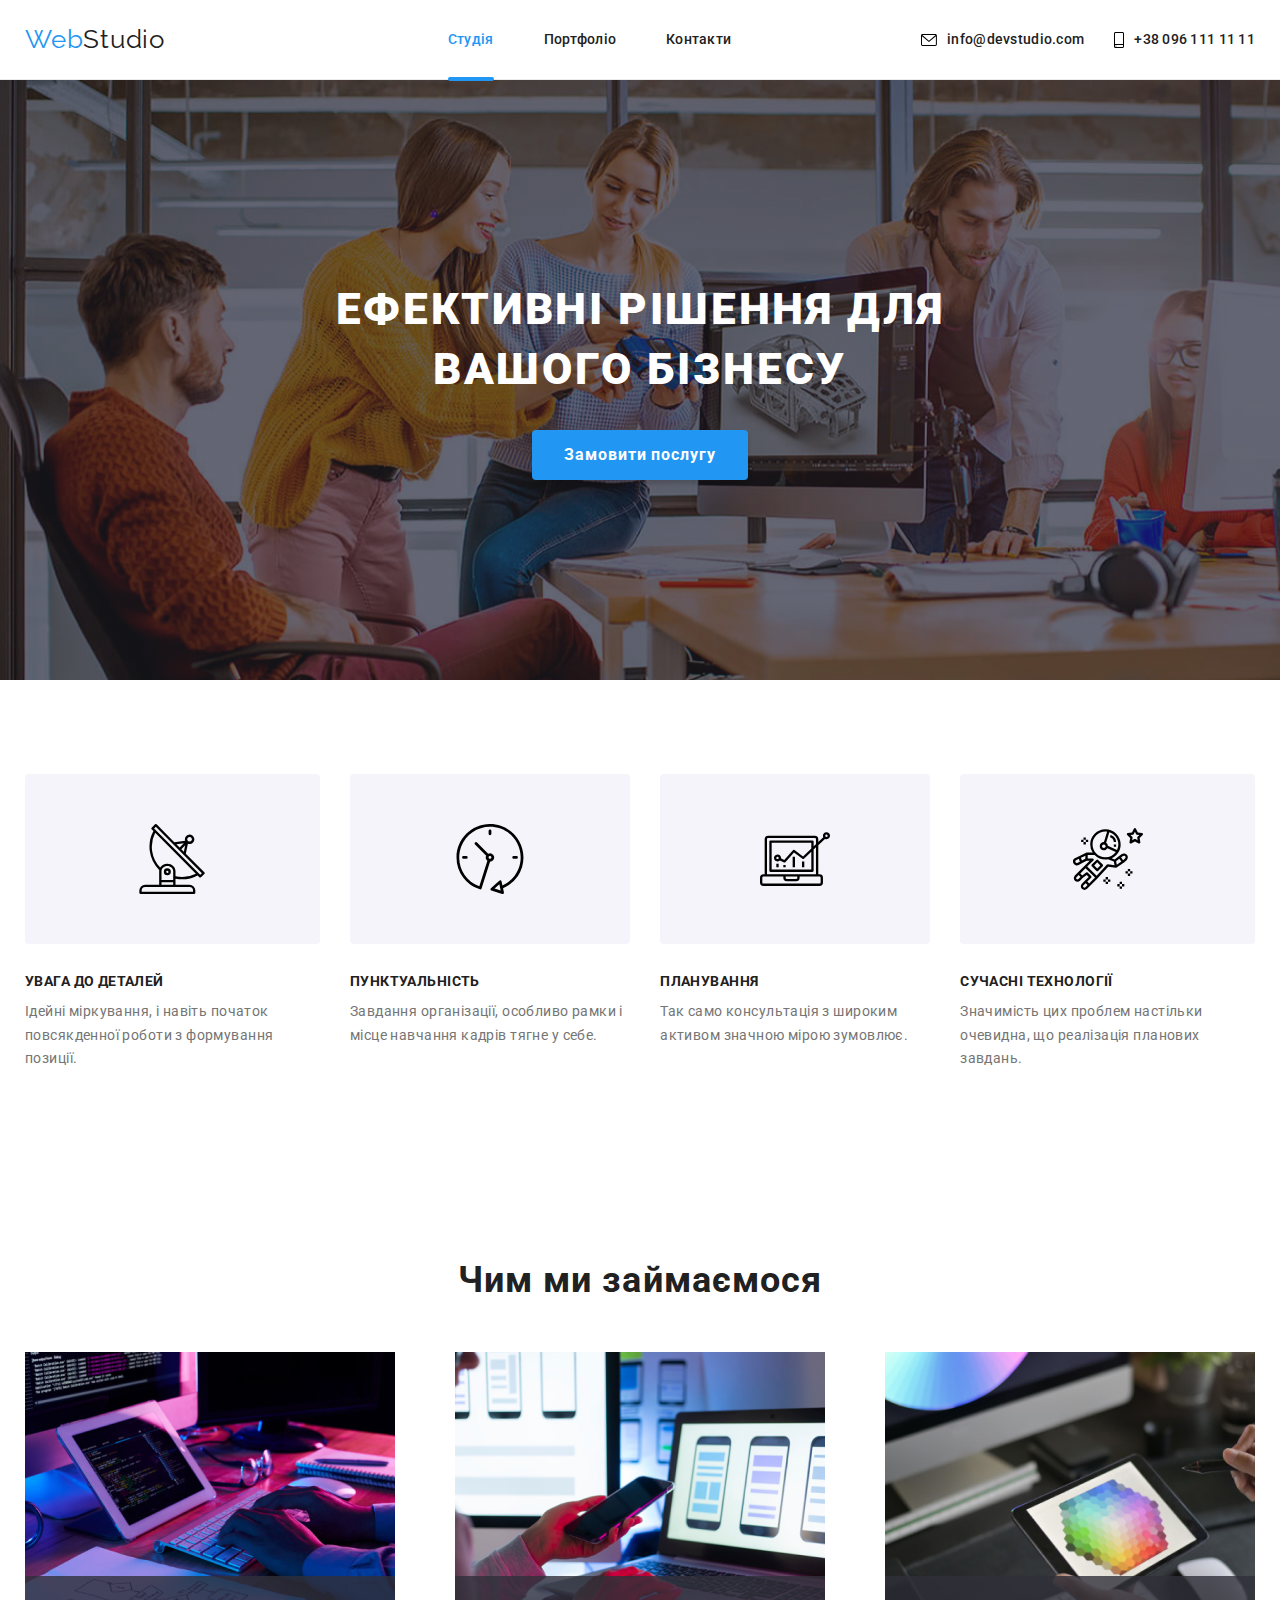
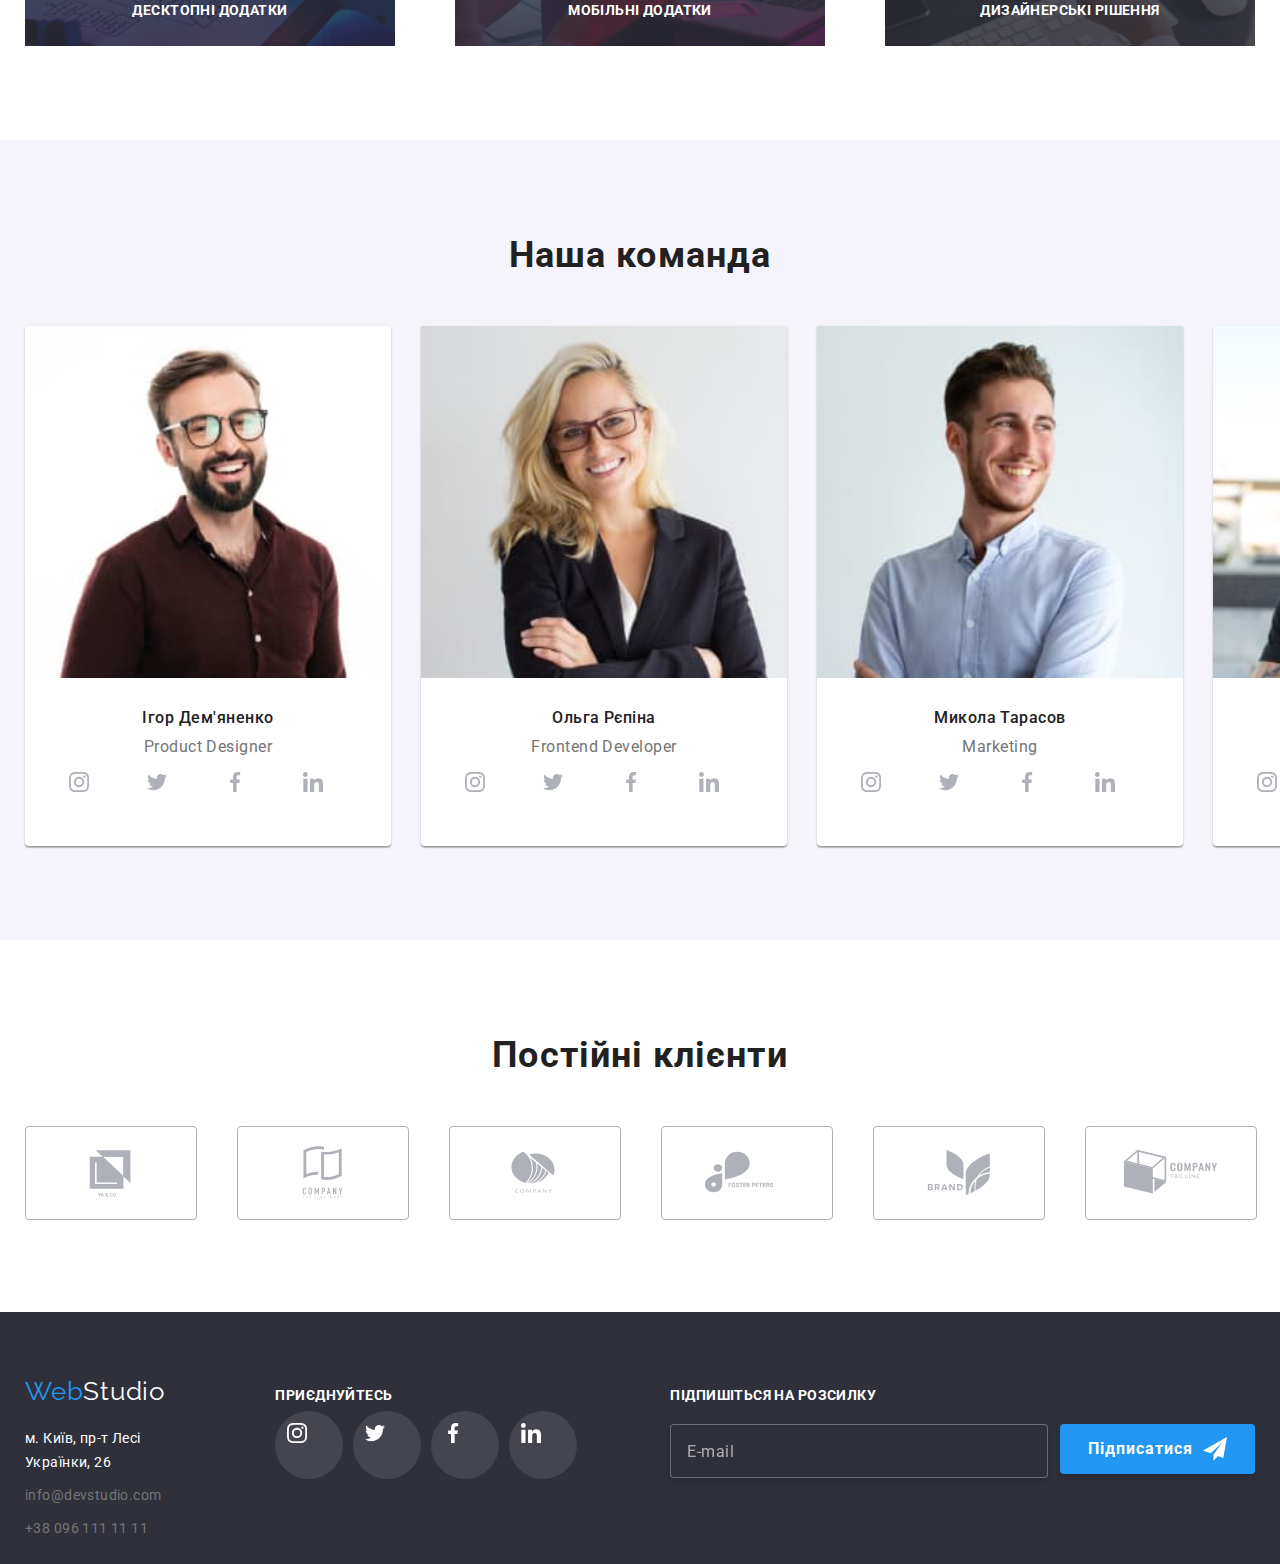
<file: index.html>
<!DOCTYPE html>
<html lang="uk">
  <head>
    <meta charset="UTF-8" />
    <meta http-equiv="X-UA-Compatible" content="IE=edge" />
    <meta name="viewport" content="width=device-width, initial-scale=1.0" />
    <title>Головна</title>
    <link
      rel="stylesheet"
      href="https://cdnjs.cloudflare.com/ajax/libs/modern-normalize/1.1.0/modern-normalize.min.css"
      integrity="sha512-wpPYUAdjBVSE4KJnH1VR1HeZfpl1ub8YT/NKx4PuQ5NmX2tKuGu6U/JRp5y+Y8XG2tV+wKQpNHVUX03MfMFn9Q=="
      crossorigin="anonymous"
      referrerpolicy="no-referrer"
    />
    <link rel="preconnect" href="https://fonts.googleapis.com" />
    <link rel="preconnect" href="https://fonts.gstatic.com" crossorigin />
    <link
      href="https://fonts.googleapis.com/css2?family=Raleway:wght@700&family=Roboto:wght@400;500;700;900&display=swap"
      rel="stylesheet"
    />
    <link rel="stylesheet" href="./css/main.min.css">
  </head>
  <body>
    <!-- Шапка сайту -->
    <header class="header">
      <div class="container header__main">
        <div class="header__logo">
          <a href="#" class="header__link"
            >Web<span class="header__special">Studio</span></a
          >
        </div>
        <nav>
          <ul class="nav">
            <li class="nav__item">
              <a href="#" class="nav__link nav__link--current">Студія</a>
            </li>
            <li class="nav__item">
              <a href="./portfolio.html" class="nav__link">Портфоліо</a>
            </li>
            <li class="nav__item">
              <a href="#" class="nav__link">Контакти</a>
            </li>
          </ul>
        </nav>
        <ul class="aside">
          <li class="aside__item">
            <a href="mailto:info@devstudio.com" class="aside__link">
              <svg class="aside__icon" width="16" height="12">
                <use href="./img/icons.svg#icon-envelope"></use>
              </svg>
              info@devstudio.com</a
            >
          </li>
          <li class="aside__item">
            <a href="tel:+380961111111" class="aside__link">
              <svg class="aside__icon" width="10" height="16">
                <use href="./img/icons.svg#icon-smartphone"></use>
              </svg>
              +38 096 111 11 11</a
            >
          </li>
        </ul>
      </div>
    </header>
    <!-- Контент -->
    <main>
      <!-- Герой -->
      <section class="hero">
        <div class="container">
          <h1 class="hero__title">Ефективні рішення для вашого бізнесу</h1>
          <button class="button" type="button" data-modal-open>
            Замовити послугу
          </button>
        </div>
      </section>
      <!-- Переваги  <h2 hidden> особливості </h2>, а <h3>увага до діталей </h3>-->
      <section class="section hidden">
        <div class="container">
          <h2 class="section__title hidden__title">Переваги</h2>
          <ul class="wrap">
            <li>
              <div class="wrap__icon">
                <svg width="70" height="70">
                  <use href="./img/icons.svg#icon-antenna"></use>
                </svg>
              </div>
              <h3 class="wrap__title">Увага до деталей</h3>
              <p class="wrap__text">
                Ідейні міркування, і навіть початок повсякденної роботи з
                формування позиції.
              </p>
            </li>
            <li>
              <div class="wrap__icon">
                <svg width="70" height="70">
                  <use href="./img/icons.svg#icon-clock"></use>
                </svg>
              </div>
              <h3 class="wrap__title">Пунктуальність</h3>
              <p class="wrap__text">
                Завдання організації, особливо рамки і місце навчання кадрів
                тягне у себе.
              </p>
            </li>
            <li>
              <div class="wrap__icon">
                <svg width="70" height="70">
                  <use href="./img/icons.svg#icon-diagram"></use>
                </svg>
              </div>
              <h3 class="wrap__title">Планування</h3>
              <p class="wrap__text">
                Так само консультація з широким активом значною мірою зумовлює.
              </p>
            </li>

            <li>
              <div class="wrap__icon">
                <svg width="70" height="70">
                  <use href="./img/icons.svg#icon-astronaut"></use>
                </svg>
              </div>
              <h3 class="wrap__title">Сучасні технології</h3>
              <p class="wrap__text">
                Значимість цих проблем настільки очевидна, що реалізація
                планових завдань.
              </p>
            </li>
          </ul>
        </div>
      </section>
      <!-- Чим ми займаємося -->
      <section class="section">
        <div class="container">
          <h2 class="section__title">Чим ми займаємося</h2>
          <ul class="works">
            <li class="works__item">
              <img
                src="./img/Photocomp1.png"
                alt="Computer"
                width="370"
                height="294"
              />
              <div class="works__name">Десктопні додатки</div>
            </li>
            <li class="works__item">
              <img
                src="./img/Photocomp2.png"
                alt="Computer"
                width="370"
                height="294"
              />
              <div class="works__name">Мобільні додатки</div>
            </li>
            <li class="works__item">
              <img
                src="./img/Photocomp3.png"
                alt="Computer"
                width="370"
                height="294"
              />
              <div class="works__name">Дизайнерські рішення</div>
            </li>
          </ul>
        </div>
      </section>
      <!-- Наша команда-->
      <section class="section team">
        <div class="container">
          <h2 class="section__title">Наша команда</h2>
          <ul class="team__list">
            <li class="team__card">
              <img
                class="team__image"
                src="./img/IgorD.jpg"
                alt="Ігор Дем'яненко"
                width="260"
              />
              <h3 class="team__title">Ігор Дем'яненко</h3>
              <p class="team__text">Product Designer</p>
              <ul class="social">
                <li>
                  <a class="social__link" href="#">
                    <svg class="social__icon" width="20" height="20">
                      <use href="./img/icons.svg#icon-instagram"></use>
                    </svg>
                  </a>
                </li>
                <li>
                  <a class="social__link" href="#">
                    <svg class="social__icon" width="20" height="20">
                      <use href="./img/icons.svg#icon-twitter"></use>
                    </svg>
                  </a>
                </li>
                <li>
                  <a class="social__link" href="#">
                    <svg class="social__icon" width="20" height="20">
                      <use href="./img/icons.svg#icon-facebook"></use>
                    </svg>
                  </a>
                </li>
                <li>
                  <a class="social__link" href="#">
                    <svg class="social__icon" width="20" height="20">
                      <use href="./img/icons.svg#icon-linkedin"></use>
                    </svg>
                  </a>
                </li>
              </ul>
            </li>
            <li class="team__card">
              <img
                class="team__image"
                src="./img/OlgaR.jpg"
                alt="Ольга Рєпіна"
                width="260"
              />
              <h3 class="team__title">Ольга Рєпіна</h3>
              <p class="team__text">Frontend Developer</p>
              <ul class="social">
                <li>
                  <a class="social__link" href="#">
                    <svg class="social__icon" width="20" height="20">
                      <use href="./img/icons.svg#icon-instagram"></use>
                    </svg>
                  </a>
                </li>
                <li>
                  <a class="social__link" href="#">
                    <svg class="social__icon" width="20" height="20">
                      <use href="./img/icons.svg#icon-twitter"></use>
                    </svg>
                  </a>
                </li>
                <li>
                  <a class="social__link" href="#">
                    <svg class="social__icon" width="20" height="20">
                      <use href="./img/icons.svg#icon-facebook"></use>
                    </svg>
                  </a>
                </li>
                <li>
                  <a class="social__link" href="#">
                    <svg class="social__icon" width="20" height="20">
                      <use href="./img/icons.svg#icon-linkedin"></use>
                    </svg>
                  </a>
                </li>
              </ul>
            </li>
            <li class="team__card">
              <img
                class="team__image"
                src="./img/MikeT.jpg"
                alt="Микола Тарасов"
                width="260"
              />
              <h3 class="team__title">Микола Тарасов</h3>
              <p class="team__text">Marketing</p>
              <ul class="social">
                <li>
                  <a class="social__link" href="#">
                    <svg class="social__icon" width="20" height="20">
                      <use href="./img/icons.svg#icon-instagram"></use>
                    </svg>
                  </a>
                </li>
                <li>
                  <a class="social__link" href="#">
                    <svg class="social__icon" width="20" height="20">
                      <use href="./img/icons.svg#icon-twitter"></use>
                    </svg>
                  </a>
                </li>
                <li>
                  <a class="social__link" href="#">
                    <svg class="social__icon" width="20" height="20">
                      <use href="./img/icons.svg#icon-facebook"></use>
                    </svg>
                  </a>
                </li>
                <li>
                  <a class="social__link" href="#">
                    <svg class="social__icon" width="20" height="20">
                      <use href="./img/icons.svg#icon-linkedin"></use>
                    </svg>
                  </a>
                </li>
              </ul>
            </li>
            <li class="team__card">
              <img
                class="team__image"
                src="./img/MihaE.jpg"
                alt="Михайло Єрмаков"
                width="260"
              />
              <h3 class="team__title">Михайло Єрмаков</h3>
              <p class="team__text">UI Designer</p>
              <ul class="social">
                <li>
                  <a class="social__link" href="#">
                    <svg class="social__icon" width="20" height="20">
                      <use href="./img/icons.svg#icon-instagram"></use>
                    </svg>
                  </a>
                </li>
                <li>
                  <a class="social__link" href="#">
                    <svg class="social__icon" width="20" height="20">
                      <use href="./img/icons.svg#icon-twitter"></use>
                    </svg>
                  </a>
                </li>
                <li>
                  <a class="social__link" href="#">
                    <svg class="social__icon" width="20" height="20">
                      <use href="./img/icons.svg#icon-facebook"></use>
                    </svg>
                  </a>
                </li>
                <li>
                  <a class="social__link" href="#">
                    <svg class="social__icon" width="20" height="20">
                      <use href="./img/icons.svg#icon-linkedin"></use>
                    </svg>
                  </a>
                </li>
              </ul>
            </li>
          </ul>
        </div>
      </section>
      <!-- Постійні клієнти  -->
      <section class="section">
        <div class="container">
          <h2 class="section__title">Постійні клієнти</h2>
          <ul class="client">
            <li class="client__card">
              <a class="client__link" href="#">
                <svg class="client__icon" width="106" height="60">
                  <use href="./img/icons.svg#icon-client1"></use>
                </svg>
              </a>
            </li>
            <li class="client__card">
              <a class="client__link" href="#">
                <svg class="client__icon" width="106" height="60">
                  <use href="./img/icons.svg#icon-client2"></use>
                </svg>
              </a>
            </li>
            <li class="client__card">
              <a class="client__link" href="#">
                <svg class="client__icon" width="106" height="60">
                  <use href="./img/icons.svg#icon-client3"></use>
                </svg>
              </a>
            </li>
            <li class="client__card">
              <a class="client__link" href="#">
                <svg class="client__icon" width="106" height="60">
                  <use href="./img/icons.svg#icon-client4"></use>
                </svg>
              </a>
            </li>
            <li class="client__card">
              <a class="client__link" href="#">
                <svg class="client__icon" width="106" height="60">
                  <use href="./img/icons.svg#icon-client5"></use>
                </svg>
              </a>
            </li>
            <li class="client__card">
              <a class="client__link" href="#">
                <svg class="client__icon" width="106" height="60">
                  <use href="./img/icons.svg#icon-client6"></use>
                </svg>
              </a>
            </li>
          </ul>
        </div>
      </section>
    </main>
    <!-- Футер -->
    <footer class="footer">
      <div class="container">
        <div class="footer__container">
          <div class="address">
            <div class="address__logo">
              <a href="/" class="address__link"
                >Web<span class="address__special">Studio</span></a
              >
            </div>
            <address>
              <ul class="address__list">
                <li class="address__item">
                  <a
                    href="https://goo.gl/maps/4CKy3KuzAdtdXZbL6"
                    target="_blank"
                    class="address__map"
                  >
                    м. Київ, пр-т Лесі Українки, 26
                  </a>
                </li>
                <li class="address__item">
                  <a href="mailto:info@devstudio.com" class="address__contact"
                    >info@devstudio.com</a
                  >
                </li>
                <li class="address__item">
                  <a href="tel:+380961111111" class="address__contact"
                    >+38 096 111 11 11</a
                  >
                </li>
              </ul>
            </address>
          </div>
          <div class="socials">
            <h2 class="socials__title">Приєднуйтесь</h2>
            <ul class="socials__wrap">
              <li>
                <a class="socials__link" href="#">
                  <svg class="socials__icon" width="20" height="20">
                    <use href="./img/icons.svg#icon-instagram"></use>
                  </svg>
                </a>
              </li>
              <li>
                <a class="socials__link" href="#">
                  <svg class="socials__icon" width="20" height="20">
                    <use href="./img/icons.svg#icon-twitter"></use>
                  </svg>
                </a>
              </li>
              <li>
                <a class="socials__link" href="#">
                  <svg class="socials__icon" width="20" height="20">
                    <use href="./img/icons.svg#icon-facebook"></use>
                  </svg>
                </a>
              </li>
              <li>
                <a class="socials__link" href="#">
                  <svg class="socials__icon" width="20" height="20">
                    <use href="./img/icons.svg#icon-linkedin"></use>
                  </svg>
                </a>
              </li>
            </ul>
          </div>
          <div class="subscription">
            <h2 class="subscription__title">Підпишіться на розсилку</h2>
            <form class="subscription__box">
              <div class="subscription__field">
                <label for="subscribe"></label>
                <input
                  type="email"
                  class="subscription__input"
                  name="email"
                  id="subscribe"
                  placeholder="E-mail"
                />
              </div>
              <button type="submit" class="button subscription__button">
                Підписатися
                <svg class="button__icon" width="24" height="24">
                  <use href="./img/icons.svg#icon-icon-send"></use>
                </svg>
              </button>
            </form>
          </div>
        </div>
      </div>
    </footer>
    <!-- Модалка -->
    <div class="backdrop is-hidden" data-modal>
      <div class="modal">
        <button class="modal__button" data-modal-close type="submit">
          <svg width="18" height="18">
            <use href="./img/icons.svg#icon-close-black"></use>
          </svg>
        </button>
        <h2 class="modal__title">Залиште свої дані, ми вам передзвонимо</h2>
        <form class="form" name="form">
          <label class="form__label" for="person-name">Ім'я</label>
          <div class="form__control">
            <input
              class="form__input"
              id="person-name"
              type="text"
              name="person-name"
            />
            <svg class="form__icon" width="18" height="18">
              <use href="./img/icons.svg#icon-person-black"></use>
            </svg>
          </div>
          <label class="form__label" for="person-phone">Телефон</label>
          <div class="form__control">
            <input
              class="form__input"
              id="person-phone"
              type="tel"
              name="person-phone"
            />
            <svg class="form__icon" width="18" height="18">
              <use href="./img/icons.svg#icon-phone-black"></use>
            </svg>
          </div>
          <label class="form__label" for="person-mail">Пошта</label>
          <div class="form__control">
            <input
              class="form__input"
              id="person-mail"
              type="email"
              name="person-mail"
            />
            <svg class="form__icon" width="18" height="18">
              <use href="./img/icons.svg#icon-email-black"></use>
            </svg>
          </div>
          <label class="form__label" for="person-comment">Коментар</label>
          <textarea
            class="form__textarea"
            id="person-comment"
            name="person-comment"
            placeholder="Введіть текст"
          ></textarea>
          <div class="checkbox">
            <input
              class="checkbox__input"
              id="terms-checkbox"
              type="checkbox"
              name="terms-checkbox"
            />
            <svg class="checkbox__icon" width="16" height="15">
              <use href="./img/icons.svg#icon-icon-check"></use>
            </svg>
            <label class="checkbox__label" for="terms-checkbox">
              Погоджуюся з розсилкою та приймаю
              <a class="checkbox__link" href="#">Умови договору</a>
            </label>
          </div>
          <button class="button form__button" type="submit">Відправити</button>
        </form>
      </div>
    </div>
    <!-- Скрипт -->
    <script src="./js/modal.js"></script>
  </body>
</html>
</file>
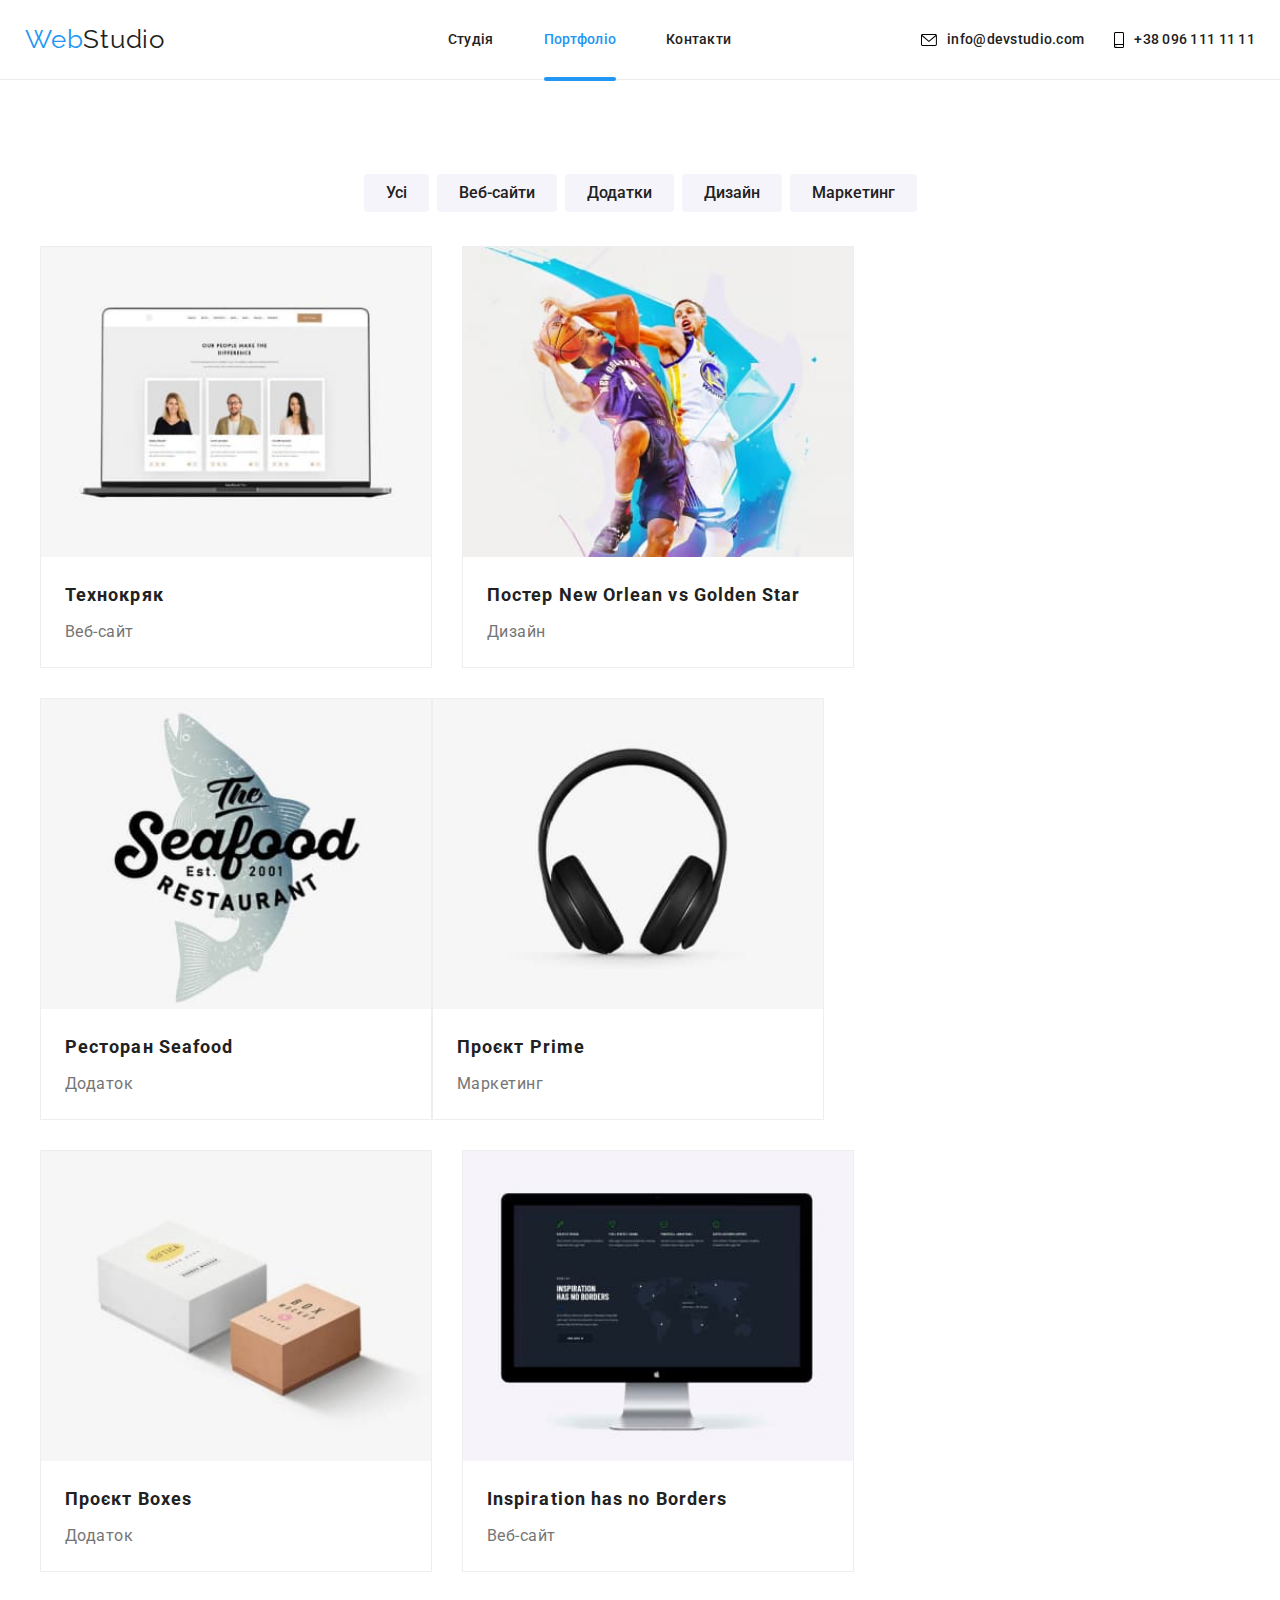
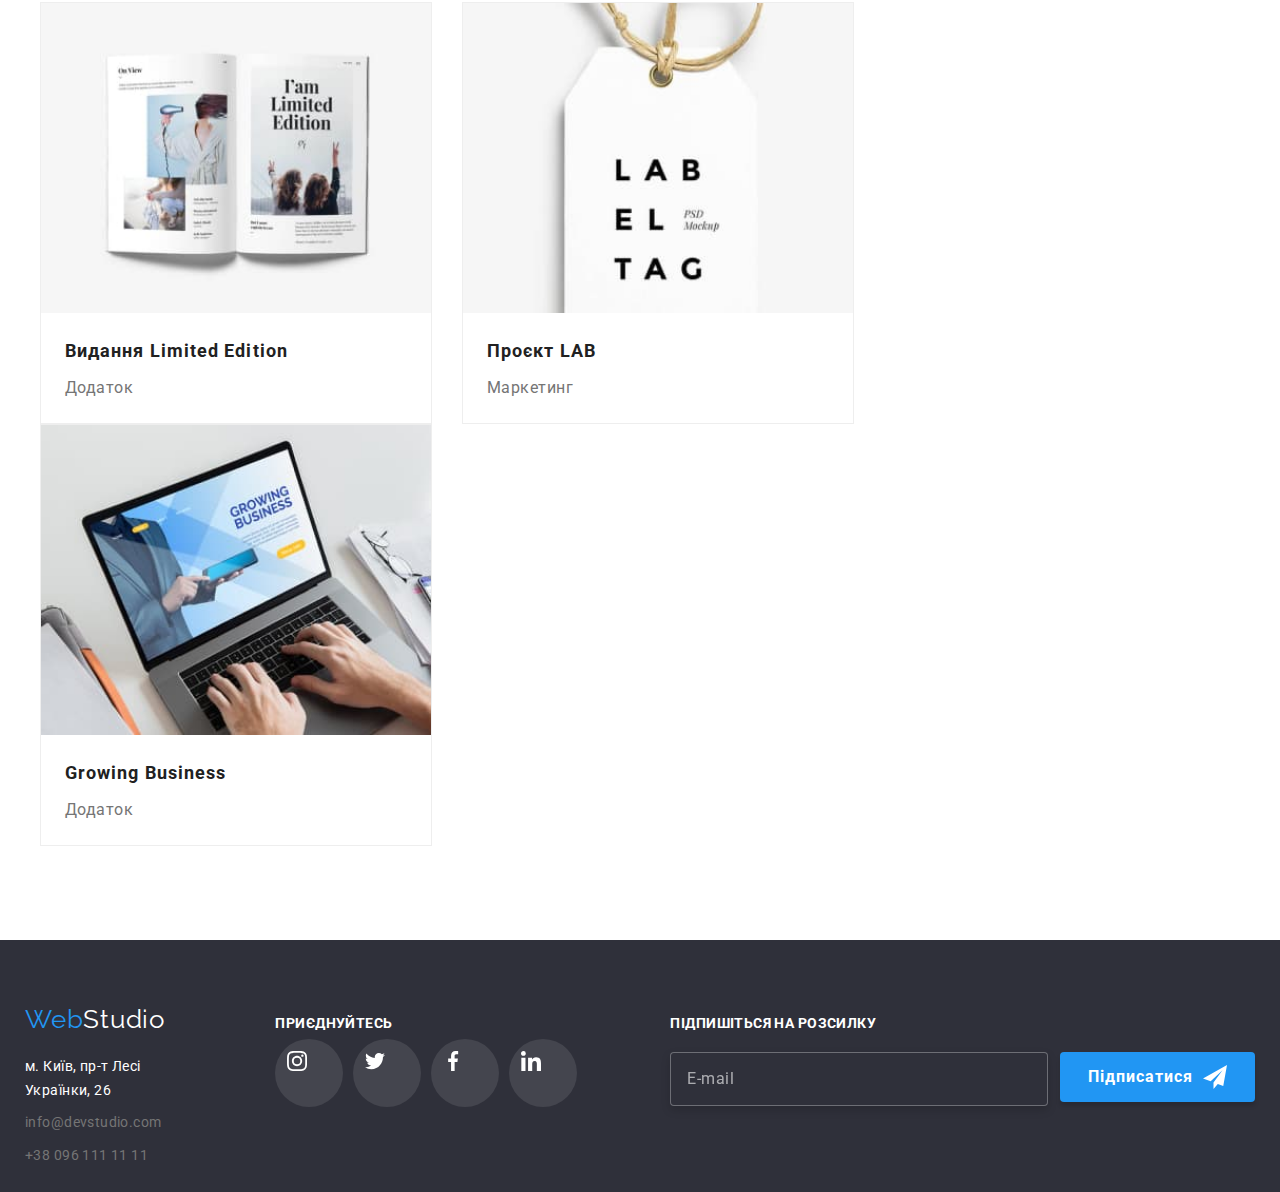
<file: portfolio.html>
<!DOCTYPE html>
<html lang="uk">
  <head>
    <meta charset="UTF-8" />
    <meta http-equiv="X-UA-Compatible" content="IE=edge" />
    <meta name="viewport" content="width=device-width, initial-scale=1.0" />
    <title>Портфоліо</title>
    <link
      rel="stylesheet"
      href="https://cdnjs.cloudflare.com/ajax/libs/modern-normalize/1.1.0/modern-normalize.min.css"
      integrity="sha512-wpPYUAdjBVSE4KJnH1VR1HeZfpl1ub8YT/NKx4PuQ5NmX2tKuGu6U/JRp5y+Y8XG2tV+wKQpNHVUX03MfMFn9Q=="
      crossorigin="anonymous"
      referrerpolicy="no-referrer"
    />
    <link rel="preconnect" href="https://fonts.googleapis.com" />
    <link rel="preconnect" href="https://fonts.gstatic.com" crossorigin />
    <link
      href="https://fonts.googleapis.com/css2?family=Raleway:wght@700&family=Roboto:wght@400;500;700;900&display=swap"
      rel="stylesheet"
    />
   <link rel="stylesheet" href="./css/main.min.css">
  </head>
  <body>
    <!-- Шапка сайту -->
    <header class="header">
      <div class="container header__main">
        <div class="header__logo">
          <a href="#" class="header__link"
            >Web<span class="header__special">Studio</span></a
          >
        </div>
        <nav>
          <ul class="nav">
            <li class="nav__item">
              <a href="./index.html" class="nav__link">Студія</a>
            </li>
            <li class="nav__item">
              <a href="#" class="nav__link nav__link--current">Портфоліо</a>
            </li>
            <li class="nav__item">
              <a href="#" class="nav__link">Контакти</a>
            </li>
          </ul>
        </nav>
        <ul class="aside">
          <li class="aside__item">
            <a href="mailto:info@devstudio.com" class="aside__link">
              <svg class="aside__icon" width="16" height="12">
                <use href="./img/icons.svg#icon-envelope"></use>
              </svg>
              info@devstudio.com</a
            >
          </li>
          <li class="aside__item">
            <a href="tel:+380961111111" class="aside__link">
              <svg class="aside__icon" width="10" height="16">
                <use href="./img/icons.svg#icon-smartphone"></use>
              </svg>
              +38 096 111 11 11</a
            >
          </li>
        </ul>
      </div>
    </header>
    <!-- Контент -->
    <main>
      <!-- Наші роботи -->
      <section class="section hidden">
        <div class="container">
          <h1 class="hidden__title">Наші роботи</h1>
          <div class="filter">
            <button class="filter-button" type="button">Усі</button>
            <button class="filter-button" type="button">Веб-сайти</button>
            <button class="filter-button" type="button">Додатки</button>
            <button class="filter-button" type="button">Дизайн</button>
            <button class="filter-button" type="button">Маркетинг</button>
          </div>
          <div class="table">
            <ul class="table__item">
              <li class="card">
                <a class="card__link" href="#">
                  <div class="card__image">
                    <img
                      src="./img/veb-site.jpg"
                      alt="Веб-сайт Технокряк"
                      width="370"
                      height="294"
                    />
                    <p class="card__overlay">
                      Ресурс пропонує комплексні пропозиції з різним рівнем
                      функціоналу та сервісів. Все це дозволить відвідувачу
                      отримати вичерпні відомості про компанію чи приватну
                      особу.
                    </p>
                  </div>
                  <div class="card__box">
                    <h2 class="card__title">Технокряк</h2>
                    <p class="card__text">Веб-сайт</p>
                  </div>
                </a>
              </li>
              <li class="card">
                <a class="card__link" href="#">
                  <div class="card__image">
                    <img
                      src="./img/design.jpg"
                      alt="Дизайн Постер New Orlean vs Golden Star"
                      width="370"
                      height="294"
                    />
                    <p class="card__overlay">
                      Ресурс пропонує комплексні пропозиції з різним рівнем
                      функціоналу та сервісів. Все це дозволить відвідувачу
                      отримати вичерпні відомості про компанію чи приватну
                      особу.
                    </p>
                  </div>
                  <div class="card__box">
                    <h2 class="card__title">
                      Постер New Orlean vs Golden Star
                    </h2>
                    <p class="card__text">Дизайн</p>
                  </div>
                </a>
              </li>
              <li class="card">
                <a class="card__link" href="#">
                  <div class="card__image">
                    <img
                      src="./img/addition.jpg"
                      alt="Додаток Ресторан Seafood"
                      width="370"
                      height="294"
                    />
                    <p class="card__overlay">
                      Ресурс пропонує комплексні пропозиції з різним рівнем
                      функціоналу та сервісів. Все це дозволить відвідувачу
                      отримати вичерпні відомості про компанію чи приватну
                      особу.
                    </p>
                  </div>
                  <div class="card__box">
                    <h2 class="card__title">Ресторан Seafood</h2>
                    <p class="card__text">Додаток</p>
                  </div>
                </a>
              </li>
              <li class="card">
                <a class="card__link" href="#">
                  <div class="card__image">
                    <img
                      src="./img/marketing.jpg"
                      alt="Маркетинг Проєкт Prime"
                      width="370"
                      height="294"
                    />
                    <p class="card__overlay">
                      Ресурс пропонує комплексні пропозиції з різним рівнем
                      функціоналу та сервісів. Все це дозволить відвідувачу
                      отримати вичерпні відомості про компанію чи приватну
                      особу.
                    </p>
                  </div>
                  <div class="card__box">
                    <h2 class="card__title">Проєкт Prime</h2>
                    <p class="card__text">Маркетинг</p>
                  </div>
                </a>
              </li>
              <li class="card">
                <a class="card__link" href="#">
                  <div class="card__image">
                    <img
                      src="./img/addition1.jpg"
                      alt="Додаток Проєкт Boxes"
                      width="370"
                      height="294"
                    />
                    <p class="card__overlay">
                      Ресурс пропонує комплексні пропозиції з різним рівнем
                      функціоналу та сервісів. Все це дозволить відвідувачу
                      отримати вичерпні відомості про компанію чи приватну
                      особу.
                    </p>
                  </div>
                  <div class="card__box">
                    <h2 class="card__title">Проєкт Boxes</h2>
                    <p class="card__text">Додаток</p>
                  </div>
                </a>
              </li>
              <li class="card">
                <a class="card__link" href="#">
                  <div class="card__image">
                    <img
                      src="./img//site.jpg"
                      alt="Веб-сайт Inspiration has no Borders"
                      width="370"
                      height="294"
                    />
                    <p class="card__overlay">
                      Ресурс пропонує комплексні пропозиції з різним рівнем
                      функціоналу та сервісів. Все це дозволить відвідувачу
                      отримати вичерпні відомості про компанію чи приватну
                      особу.
                    </p>
                  </div>
                  <div class="card__box">
                    <h2 class="card__title">Inspiration has no Borders</h2>
                    <p class="card__text">Веб-сайт</p>
                  </div>
                </a>
              </li>
              <li class="card">
                <a class="card__link" href="#">
                  <div class="card__image">
                    <img
                      src="./img/design1.jpg"
                      alt="Видання Limited Edition"
                      width="370"
                      height="294"
                    />
                    <p class="card__overlay">
                      Ресурс пропонує комплексні пропозиції з різним рівнем
                      функціоналу та сервісів. Все це дозволить відвідувачу
                      отримати вичерпні відомості про компанію чи приватну
                      особу.
                    </p>
                  </div>
                  <div class="card__box">
                    <h2 class="card__title">Видання Limited Edition</h2>
                    <p class="card__text">Додаток</p>
                  </div>
                </a>
              </li>
              <li class="card">
                <a class="card__link" href="#">
                  <div class="card__image">
                    <img
                      src="./img/marketing1.jpg"
                      alt="Маркетинг Проєкт LAB"
                      width="370"
                      height="294"
                    />
                    <p class="card__overlay">
                      Ресурс пропонує комплексні пропозиції з різним рівнем
                      функціоналу та сервісів. Все це дозволить відвідувачу
                      отримати вичерпні відомості про компанію чи приватну
                      особу.
                    </p>
                  </div>
                  <div class="card__box">
                    <h2 class="card__title">Проєкт LAB</h2>
                    <p class="card__text">Маркетинг</p>
                  </div>
                </a>
              </li>
              <li class="card">
                <a class="card__link" href="#">
                  <div class="card__image">
                    <img
                      src="./img/addition2.jpg"
                      alt="Додаток Growing Business"
                      width="370"
                      height="294"
                    />
                    <p class="card__overlay">
                      Ресурс пропонує комплексні пропозиції з різним рівнем
                      функціоналу та сервісів. Все це дозволить відвідувачу
                      отримати вичерпні відомості про компанію чи приватну
                      особу.
                    </p>
                  </div>
                  <div class="card__box">
                    <h2 class="card__title">Growing Business</h2>
                    <p class="card__text">Додаток</p>
                  </div>
                </a>
              </li>
            </ul>
          </div>
        </div>
      </section>
    </main>
    <!-- Футер -->
    <footer class="footer">
      <div class="container">
        <div class="footer__container">
          <div class="address">
            <div class="address__logo">
              <a href="/" class="address__link"
                >Web<span class="address__special">Studio</span></a
              >
            </div>
            <address>
              <ul class="address__list">
                <li class="address__item">
                  <a
                    href="https://goo.gl/maps/4CKy3KuzAdtdXZbL6"
                    target="_blank"
                    class="address__map"
                  >
                    м. Київ, пр-т Лесі Українки, 26
                  </a>
                </li>
                <li class="address__item">
                  <a href="mailto:info@devstudio.com" class="address__contact"
                    >info@devstudio.com</a
                  >
                </li>
                <li class="address__item">
                  <a href="tel:+380961111111" class="address__contact"
                    >+38 096 111 11 11</a
                  >
                </li>
              </ul>
            </address>
          </div>
          <div class="socials">
            <h2 class="socials__title">Приєднуйтесь</h2>
            <ul class="socials__wrap">
              <li>
                <a class="socials__link" href="#">
                  <svg class="socials__icon" width="20" height="20">
                    <use href="./img/icons.svg#icon-instagram"></use>
                  </svg>
                </a>
              </li>
              <li>
                <a class="socials__link" href="#">
                  <svg class="socials__icon" width="20" height="20">
                    <use href="./img/icons.svg#icon-twitter"></use>
                  </svg>
                </a>
              </li>
              <li>
                <a class="socials__link" href="#">
                  <svg class="socials__icon" width="20" height="20">
                    <use href="./img/icons.svg#icon-facebook"></use>
                  </svg>
                </a>
              </li>
              <li>
                <a class="socials__link" href="#">
                  <svg class="socials__icon" width="20" height="20">
                    <use href="./img/icons.svg#icon-linkedin"></use>
                  </svg>
                </a>
              </li>
            </ul>
          </div>
          <div class="subscription">
            <h2 class="subscription__title">Підпишіться на розсилку</h2>
            <form class="subscription__box">
              <div class="subscription__field">
                <label for="subscribe"></label>
                <input
                  type="email"
                  class="subscription__input"
                  name="email"
                  id="subscribe"
                  placeholder="E-mail"
                />
              </div>
              <button type="submit" class="button subscription__button">
                Підписатися
                <svg class="button__icon" width="24" height="24">
                  <use href="./img/icons.svg#icon-icon-send"></use>
                </svg>
              </button>
            </form>
          </div>
        </div>
      </div>
    </footer>
  </body>
</html>
</file>
<file: css/main.min.css>
/*! normalize.css v8.0.1 | MIT License | github.com/necolas/normalize.css */html{line-height:1.15;-webkit-text-size-adjust:100%}body{margin:0}main{display:block}h1{font-size:2em;margin:.67em 0}hr{-webkit-box-sizing:content-box;box-sizing:content-box;height:0;overflow:visible}pre{font-family:monospace,monospace;font-size:1em}a{background-color:rgba(0,0,0,0)}abbr[title]{border-bottom:none;text-decoration:underline;-webkit-text-decoration:underline dotted;text-decoration:underline dotted}b,strong{font-weight:bolder}code,kbd,samp{font-family:monospace,monospace;font-size:1em}small{font-size:80%}sub,sup{font-size:75%;line-height:0;position:relative;vertical-align:baseline}sub{bottom:-0.25em}sup{top:-0.5em}img{border-style:none}button,input,optgroup,select,textarea{font-family:inherit;font-size:100%;line-height:1.15;margin:0}button,input{overflow:visible}button,select{text-transform:none}button::-moz-focus-inner,[type=button]::-moz-focus-inner,[type=reset]::-moz-focus-inner,[type=submit]::-moz-focus-inner{border-style:none;padding:0}button:-moz-focusring,[type=button]:-moz-focusring,[type=reset]:-moz-focusring,[type=submit]:-moz-focusring{outline:1px dotted ButtonText}fieldset{padding:.35em .75em .625em}legend{-webkit-box-sizing:border-box;box-sizing:border-box;color:inherit;display:table;max-width:100%;padding:0;white-space:normal}progress{vertical-align:baseline}textarea{overflow:auto}[type=checkbox],[type=radio]{-webkit-box-sizing:border-box;box-sizing:border-box;padding:0}[type=number]::-webkit-inner-spin-button,[type=number]::-webkit-outer-spin-button{height:auto}details{display:block}summary{display:list-item}template{display:none}[hidden]{display:none}:root{--primary-text-color: rgba(33, 33, 33, 1);--title-text-color: rgba(33, 33, 33, 1);--secondary-text-color: rgba(117, 117, 117, 1);--accent-color: rgba(33, 150, 243, 1);--primary-white-color: rgba(255, 255, 255, 1);--secondary-white-color: rgba(245, 244, 250, 1);--background-black-color: rgba(47, 48, 58, 1);--background-blue-color: rgb(66, 135, 245);--background-hero: rgba(47, 48, 58, 0.4);--primary-icon-color: rgba(175, 177, 184, 1);--gradient-hero-color: rgba(47, 48, 58, 0.4);--secondary-icon-color: rgba(255, 255, 255, 0.1);--border-color: rgba(238, 238, 238, 1);--background-work-kard: rgba(47, 48, 58, 0.8);--background-backdrop: rgba(0, 0, 0, 0.2);--secondary-accent-color: rgba(33, 150, 243, 0.9);--transition-timing-function: cubic-bezier(0.4, 0, 0.2, 1);--border-header: rgba(236, 236, 236, 1);--input-border: rgba(33, 33, 33, 0.2);--button-close-border: rgba(0, 0, 0, 0.1);--comment-text-color: rgba(117, 117, 117, 0.5);--placeholder-text-color: rgba(255, 255, 255, 0.6);--border-form-color: rgba(255, 255, 255, 0.3);--border-form-focus-color: rgba(33, 150, 243, 0)}body{color:var(--primary-text-color);background-color:var(--primary-white-color);font-family:Roboto,sans-serif}h1,h2,h3,h4,h5,h6,p,ul{margin:0;padding:0}img{display:block;width:100%;height:auto}.button{max-width:216px;width:100%;height:50px;text-align:center;border:none;color:var(--primary-white-color);background-color:var(--accent-color);font-weight:700;font-size:16px;line-height:1.88;letter-spacing:.06em;-webkit-box-shadow:0px 4px 4px rgba(0,0,0,.15);box-shadow:0px 4px 4px rgba(0,0,0,.15);border-radius:4px;-webkit-transition:color 250ms var(--transition-timing-function),background-color 250ms var(--transition-timing-function);transition:color 250ms var(--transition-timing-function),background-color 250ms var(--transition-timing-function)}.button:hover,.button:focus{color:var(--primary-white-color);background-color:var(--background-blue-color);cursor:pointer}.container{margin:0 auto;padding:0 15px;max-width:1230px}.footer{background-color:var(--background-black-color)}.footer__container{display:-webkit-box;display:-ms-flexbox;display:flex;-webkit-box-align:baseline;-ms-flex-align:baseline;align-items:baseline}.address{display:block;margin-right:70px}.address__logo{margin-bottom:20px}.address__link{color:var(--accent-color);font-family:Raleway,cursive;font-size:26px;line-height:1.19;letter-spacing:.03em;text-decoration:none;-webkit-transition:color 250ms var(--transition-timing-function);transition:color 250ms var(--transition-timing-function)}.address__special{color:var(--primary-white-color);font-family:Raleway,cursive;font-size:26px;line-height:1.19;letter-spacing:.03em;-webkit-transition:color 250ms var(--transition-timing-function);transition:color 250ms var(--transition-timing-function)}.address__special:hover,.address__special:focus{color:var(--accent-color)}.address__list{list-style:none}.address__item{margin-bottom:9px}.address__map{padding:0;color:var(--primary-white-color);font-style:normal;font-weight:400;font-size:14px;line-height:1.71;letter-spacing:.03em;text-decoration:none;-webkit-transition:color 250ms var(--transition-timing-function);transition:color 250ms var(--transition-timing-function)}.address__map:hover,.address__map:focus{color:var(--accent-color)}.address__contact{padding:0;color:var(--secondary-text-color);font-style:normal;font-weight:400;font-size:14px;line-height:1.71;letter-spacing:.03em;text-decoration:none;-webkit-transition:color 250ms var(--transition-timing-function);transition:color 250ms var(--transition-timing-function)}.address__contact:hover,.address__contact:focus{color:var(--accent-color)}.socials{margin-bottom:97px;margin-top:75px;margin-right:93px}.socials__title{margin-bottom:20px;-webkit-box-align:center;-ms-flex-align:center;align-items:center;-webkit-box-pack:center;-ms-flex-pack:center;justify-content:center;color:var(--primary-white-color);font-weight:700;font-size:14px;line-height:16px;letter-spacing:.03em;text-transform:uppercase}.socials__wrap{display:-webkit-box;display:-ms-flexbox;display:flex;-webkit-box-align:center;-ms-flex-align:center;align-items:center;-webkit-box-pack:center;-ms-flex-pack:center;justify-content:center;height:44px;gap:10px;list-style-type:none}.socials__link{display:-webkit-box;display:-ms-flexbox;display:flex;padding:12px;width:44px;height:44px;fill:currentColor;background-color:var(--secondary-icon-color);border-radius:50%;-webkit-transition:background-color 250ms var(--transition-timing-function);transition:background-color 250ms var(--transition-timing-function)}.socials__link:hover,.socials__link:focus{fill:var(--primary-white-color);background-color:var(--accent-color)}.socials__icon{color:var(--primary-white-color)}.subscription__title{margin-bottom:20px;font-weight:700;font-size:14px;line-height:1.14;letter-spacing:.03em;text-transform:uppercase;color:var(--primary-white-color)}.subscription__box{display:-webkit-box;display:-ms-flexbox;display:flex}.subscription__field{margin-right:12px}.subscription__input{padding-left:16px;width:358px;height:50px;font-weight:400;font-size:16px;line-height:1.25;letter-spacing:.03em;outline:none;border:1px solid var(--border-form-color);-webkit-filter:drop-shadow(0px 4px 4px rgba(0, 0, 0, 0.15));filter:drop-shadow(0px 4px 4px rgba(0, 0, 0, 0.15));border-radius:4px;color:var(--placeholder-text-color);background-color:var(--background-black-color);-webkit-transition:border-color 250ms var(--transition-timing-function);transition:border-color 250ms var(--transition-timing-function)}.subscription__input::-webkit-input-placeholder{color:var(--placeholder-text-color)}.subscription__input::-moz-placeholder{color:var(--placeholder-text-color)}.subscription__input:-ms-input-placeholder{color:var(--placeholder-text-color)}.subscription__input::-ms-input-placeholder{color:var(--placeholder-text-color)}.subscription__input::placeholder{color:var(--placeholder-text-color)}.subscription__input:focus{border:1px solid var(--accent-color)}.subscription__button{max-width:200px;display:-webkit-box;display:-ms-flexbox;display:flex;-webkit-box-align:center;-ms-flex-align:center;align-items:center;padding:10px 28px}.button__icon{margin-left:10px}.header{background-color:var(--primary-white-color);border-bottom:1px solid var(--border-header)}.header__main{display:-webkit-box;display:-ms-flexbox;display:flex;-webkit-box-align:center;-ms-flex-align:center;align-items:center;-webkit-box-pack:justify;-ms-flex-pack:justify;justify-content:space-between}.header__logo{margin-right:93px}.header__link{color:var(--accent-color);font-family:Raleway,cursive;font-size:26px;line-height:1.19;letter-spacing:.03em;text-decoration:none;-webkit-transition:color 250ms var(--transition-timing-function);transition:color 250ms var(--transition-timing-function)}.header__link:hover,.header__link:focus{color:var(--accent-color)}.header__special{color:var(--title-text-color);font-family:Raleway,cursive;font-size:26px;line-height:1.19;letter-spacing:.03em;-webkit-transition:color 250ms var(--transition-timing-function);transition:color 250ms var(--transition-timing-function)}.header__special:hover,.header__special:focus{color:var(--accent-color)}.nav{display:-webkit-box;display:-ms-flexbox;display:flex;color:var(--title-text-color);font-weight:500;font-size:14px;line-height:1.14;letter-spacing:.02em;list-style:none}.nav__item+.nav__item{margin-left:50px}.nav__link{display:-webkit-box;display:-ms-flexbox;display:flex;-webkit-box-align:center;-ms-flex-align:center;align-items:center;padding-top:32px;padding-bottom:31px;gap:10px;color:var(--title-text-color);text-decoration:none;position:relative;-webkit-transition:color 250ms var(--transition-timing-function);transition:color 250ms var(--transition-timing-function)}.nav__link:hover,.nav__link:focus{color:var(--accent-color)}.nav__link:hover svg{fill:var(--accent-color)}.nav__link--current{color:var(--accent-color)}.nav__link--current::after{display:inline-block;content:"";width:100%;height:4px;position:absolute;left:0;bottom:-2px;background-color:var(--accent-color);border-radius:2px}.aside{display:-webkit-box;display:-ms-flexbox;display:flex;-webkit-box-align:center;-ms-flex-align:center;align-items:center;font-weight:500;font-size:14px;line-height:1.14;letter-spacing:.02em;list-style:none}.aside__item+.aside__item{margin-left:30px}.aside__link{display:-webkit-box;display:-ms-flexbox;display:flex;-webkit-box-align:center;-ms-flex-align:center;align-items:center;padding-top:32px;padding-bottom:31px;gap:10px;color:var(--title-text-color);text-decoration:none;position:relative;-webkit-transition:color 250ms var(--transition-timing-function);transition:color 250ms var(--transition-timing-function)}.aside__link:hover,.aside__link:focus{color:var(--accent-color)}.aside__link:hover svg{fill:var(--accent-color)}.aside__icon{-webkit-transition:fill 250ms var(--transition-timing-function);transition:fill 250ms var(--transition-timing-function)}.hero{max-width:1600px;margin:0 auto;padding:200px 0;background-color:var(--background-black-color);text-align:center;background-image:-webkit-gradient(linear, left top, left bottom, from(var(--gradient-hero-color)), to(var(--gradient-hero-color))),url(../img/hero.png);background-image:linear-gradient(var(--gradient-hero-color), var(--gradient-hero-color)),url(../img/hero.png)}.hero__title{margin:0 auto 30px;max-width:696px;color:var(--primary-white-color);font-weight:900;font-style:normal;font-size:44px;line-height:1.36;letter-spacing:.06em;text-transform:uppercase;text-align:center}.backdrop{position:fixed;width:100%;height:100%;top:0;left:0;background-color:var(--background-backdrop);visibility:visible;opacity:1;-webkit-transition:opacity 250ms var(--transition-timing-function),visibility 250ms var(--transition-timing-function);transition:opacity 250ms var(--transition-timing-function),visibility 250ms var(--transition-timing-function)}.backdrop.is-hidden{visibility:hidden;opacity:0;pointer-events:none}.backdrop.is-hidden .modal{-webkit-transform:translate(-50%, -50%) scale(1.2);transform:translate(-50%, -50%) scale(1.2)}.modal{position:absolute;padding:40px;top:50%;left:50%;-webkit-transform:translate(-50%, -50%) scale(1);transform:translate(-50%, -50%) scale(1);width:528px;max-height:581px;height:100%;background-color:var(--primary-white-color);-webkit-box-shadow:0px 1px 3px rgba(0,0,0,.12),0px 1px 1px rgba(0,0,0,.14),0px 2px 1px rgba(0,0,0,.2);box-shadow:0px 1px 3px rgba(0,0,0,.12),0px 1px 1px rgba(0,0,0,.14),0px 2px 1px rgba(0,0,0,.2);border-radius:4px;-webkit-transition:-webkit-transform 250ms var(--transition-timing-function);transition:-webkit-transform 250ms var(--transition-timing-function);transition:transform 250ms var(--transition-timing-function);transition:transform 250ms var(--transition-timing-function), -webkit-transform 250ms var(--transition-timing-function)}.modal__button{position:absolute;top:8px;right:8px;display:-webkit-box;display:-ms-flexbox;display:flex;-webkit-box-align:center;-ms-flex-align:center;align-items:center;-webkit-box-pack:center;-ms-flex-pack:center;justify-content:center;width:30px;height:30px;padding:0;background:none;cursor:pointer;border:1px solid var(--button-close-border);border-radius:50%;-webkit-transition:fill 250ms var(--transition-timing-function);transition:fill 250ms var(--transition-timing-function)}.modal__button:hover,.modal__button:focus{fill:var(--accent-color)}.modal__title{font-weight:700;font-size:20px;line-height:1.15;text-align:center;letter-spacing:.03em;margin-bottom:12px;color:var(--primary-text-color)}.form__label{display:block;font-weight:400;font-size:12px;line-height:1.17;letter-spacing:.01em;margin-bottom:4px;color:var(--secondary-text-color)}.form__control{position:relative}.form__control:focus-within .form__icon{fill:var(--accent-color)}.form__input{width:100%;height:40px;padding:12px 12px 12px 42px;margin-bottom:10px;border:1px solid var(--input-border);border-radius:4px;outline:none;-webkit-transition:border-color 250ms var(--transition-timing-function);transition:border-color 250ms var(--transition-timing-function)}.form__input:focus{border-color:var(--accent-color)}.form__icon{position:absolute;top:40%;left:14px;-webkit-transform:translateY(-50%);transform:translateY(-50%);fill:currentcolor;-webkit-transition:fill 250ms var(--transition-timing-function);transition:fill 250ms var(--transition-timing-function)}.form__textarea{display:block;margin-bottom:20px;width:100%;height:120px;padding:12px 16px;font-size:12px;line-height:1.17;letter-spacing:.01em;outline:none;border:1px solid var(--input-border);border-radius:4px;resize:none;-webkit-transition:border-color 250ms var(--transition-timing-function);transition:border-color 250ms var(--transition-timing-function)}.form__textarea::-webkit-input-placeholder{color:var(--comment-text-color)}.form__textarea::-moz-placeholder{color:var(--comment-text-color)}.form__textarea:-ms-input-placeholder{color:var(--comment-text-color)}.form__textarea::-ms-input-placeholder{color:var(--comment-text-color)}.form__textarea::placeholder{color:var(--comment-text-color)}.form__textarea:focus{border-color:var(--accent-color)}.checkbox{position:relative;margin-bottom:30px}.checkbox__input{-webkit-appearance:none;-moz-appearance:none;appearance:none}.checkbox__input:checked+.checkbox__icon{border:none;fill-opacity:1}.checkbox__label{position:relative;padding-left:36px;font-weight:400;font-size:14px;line-height:1.71;letter-spacing:.03em;color:var(--secondary-text-color);cursor:pointer}.checkbox__link{color:var(--accent-color)}.checkbox__icon{content:" ";position:absolute;fill-opacity:0;top:50%;left:13px;-webkit-transform:translateY(-50%);transform:translateY(-50%);border:2px solid var(--title-text-color);border-radius:2px}.form__button{margin-left:124px;width:200px;padding:10px 52px}.section{padding:94px 0;color:var(--secondary-text-color)}.section__title{margin-bottom:50px;color:var(--title-text-color);font-style:normal;font-size:36px;line-height:1.17;text-align:center;letter-spacing:.03em}.hidden__title{position:absolute;white-space:nowrap;width:1px;height:1px;overflow:hidden;border:0;padding:0;clip:rect(0 0 0 0);-webkit-clip-path:inset(50%);clip-path:inset(50%);margin:-1px}.wrap{display:-webkit-box;display:-ms-flexbox;display:flex;gap:30px;list-style:none}.wrap__icon{display:-webkit-box;display:-ms-flexbox;display:flex;-webkit-box-align:center;-ms-flex-align:center;align-items:center;-webkit-box-pack:center;-ms-flex-pack:center;justify-content:center;padding:25px 100px;height:120px;margin-bottom:30px;background-color:var(--secondary-white-color);border-radius:4px}.wrap__title{margin-bottom:10px;width:270px;color:var(--title-text-color);font-style:normal;font-weight:700;font-size:14px;line-height:1.14;letter-spacing:.03em;text-transform:uppercase}.wrap__text{font-style:normal;font-weight:400;font-size:14px;line-height:1.71;letter-spacing:.03em}.client{display:-webkit-box;display:-ms-flexbox;display:flex;-webkit-box-pack:justify;-ms-flex-pack:justify;justify-content:space-between;gap:30px;list-style:none}.client__card{width:170px;height:92px}.client__link{display:-webkit-box;display:-ms-flexbox;display:flex;-webkit-box-pack:center;-ms-flex-pack:center;justify-content:center;-webkit-box-align:center;-ms-flex-align:center;align-items:center;width:100%;height:100%;border:1px solid var(--primary-icon-color);border-radius:4px;color:var(--primary-icon-color);-webkit-transition:color 250ms var(--transition-timing-function);transition:color 250ms var(--transition-timing-function)}.client__link:hover,.client__link:focus{color:var(--accent-color);border:1px solid var(--accent-color)}.client__icon{margin:16px 32px;fill:currentColor}.filter-button{padding:6px 22px;color:var(--primary-text-color);background-color:var(--secondary-white-color);font-family:"Roboto";font-weight:500;font-size:16px;line-height:1.62;cursor:pointer;border-radius:4px;border:none;-webkit-transition:color 250ms var(--transition-timing-function),background-color 250ms var(--transition-timing-function),-webkit-box-shadow 250ms var(--transition-timing-function);transition:color 250ms var(--transition-timing-function),background-color 250ms var(--transition-timing-function),-webkit-box-shadow 250ms var(--transition-timing-function);transition:color 250ms var(--transition-timing-function),background-color 250ms var(--transition-timing-function),box-shadow 250ms var(--transition-timing-function);transition:color 250ms var(--transition-timing-function),background-color 250ms var(--transition-timing-function),box-shadow 250ms var(--transition-timing-function),-webkit-box-shadow 250ms var(--transition-timing-function)}.filter-button:hover,.filter-button:focus{color:var(--primary-white-color);background-color:var(--accent-color);-webkit-box-shadow:0px 3px 1px rgba(0,0,0,.1),0px 1px 2px rgba(0,0,0,.08),0px 2px 2px rgba(0,0,0,.12);box-shadow:0px 3px 1px rgba(0,0,0,.1),0px 1px 2px rgba(0,0,0,.08),0px 2px 2px rgba(0,0,0,.12)}.table{width:1230px;padding-left:15px;padding-right:15px;margin-left:auto;margin-right:auto}.table__item{display:-webkit-box;display:-ms-flexbox;display:flex;-ms-flex-wrap:wrap;flex-wrap:wrap;list-style:none}.card{position:relative;width:calc((100% - 60px)/3);margin-right:30px;margin-bottom:30px;border:1px solid var(--border-color)}.card:nth-child(3n){margin-right:0}.card:nth-last-child(-n+3){margin-bottom:0}.card .card__link{display:block;text-decoration:none;-webkit-transition:-webkit-box-shadow 250ms var(--transition-timing-function);transition:-webkit-box-shadow 250ms var(--transition-timing-function);transition:box-shadow 250ms var(--transition-timing-function);transition:box-shadow 250ms var(--transition-timing-function), -webkit-box-shadow 250ms var(--transition-timing-function)}.card .card__link:hover,.card .card__link:focus{-webkit-box-shadow:0px 1px 1px rgba(0,0,0,.12),0px 4px 4px rgba(0,0,0,.06),1px 4px 6px rgba(0,0,0,.16);box-shadow:0px 1px 1px rgba(0,0,0,.12),0px 4px 4px rgba(0,0,0,.06),1px 4px 6px rgba(0,0,0,.16)}.card .card__link:hover .card__overlay{-webkit-transform:translateY(0);transform:translateY(0)}.card__image{position:relative;overflow:hidden}.card__overlay{position:absolute;top:0;left:0;padding:63px 24px;height:100%;width:100%;font-size:18px;line-height:1.56;letter-spacing:.03em;color:var(--primary-white-color);background-color:var(--secondary-accent-color);-webkit-transform:translateY(100%);transform:translateY(100%);-webkit-transition:-webkit-transform 500ms var(--transition-timing-function);transition:-webkit-transform 500ms var(--transition-timing-function);transition:transform 500ms var(--transition-timing-function);transition:transform 500ms var(--transition-timing-function), -webkit-transform 500ms var(--transition-timing-function)}.card__box{padding:20px 24px}.card__title{margin-bottom:4px;color:var(--title-text-color);font-size:18px;line-height:2;letter-spacing:.06em}.card__text{color:var(--secondary-text-color);font-weight:400;font-size:16px;line-height:1.88;letter-spacing:.03em;text-decoration:none}.team{background-color:var(--secondary-white-color)}.team__list{display:-webkit-box;display:-ms-flexbox;display:flex;-webkit-box-pack:justify;-ms-flex-pack:justify;justify-content:space-between;gap:30px;list-style:none}.team__card{background-color:var(--primary-white-color);-webkit-box-shadow:0px 1px 3px rgba(0,0,0,.12),0px 1px 1px rgba(0,0,0,.14),0px 2px 1px rgba(0,0,0,.2);box-shadow:0px 1px 3px rgba(0,0,0,.12),0px 1px 1px rgba(0,0,0,.14),0px 2px 1px rgba(0,0,0,.2);border-radius:0px 0px 4px 4px}.team__image{margin-bottom:30px}.team__title{margin-bottom:10px;text-align:center;color:var(--title-text-color);font-style:normal;font-weight:500;font-size:16px;line-height:1.19;letter-spacing:.03em}.team__text{margin-bottom:16px;text-align:center;font-style:normal;font-weight:400;font-size:16px;line-height:1.19;letter-spacing:.03em}.social{display:-webkit-box;display:-ms-flexbox;display:flex;height:44px;-webkit-box-align:center;-ms-flex-align:center;align-items:center;-webkit-box-pack:center;-ms-flex-pack:center;justify-content:center;margin-left:32px;margin-right:32px;margin-bottom:30px;gap:10px;list-style-type:none}.social__link{display:-webkit-box;display:-ms-flexbox;display:flex;padding:12px;width:44px;height:44px;border-radius:50%;-webkit-transition:background-color 250ms var(--transition-timing-function);transition:background-color 250ms var(--transition-timing-function)}.social__link:hover,.social__link:focus{background-color:var(--accent-color)}.social__link:hover svg{fill:var(--primary-white-color)}.social__icon{fill:var(--primary-icon-color)}.filter{display:-webkit-box;display:-ms-flexbox;display:flex;-webkit-box-pack:center;-ms-flex-pack:center;justify-content:center;-webkit-box-align:center;-ms-flex-align:center;align-items:center;gap:8px;margin-bottom:34px}.works{display:-webkit-box;display:-ms-flexbox;display:flex;-webkit-box-pack:justify;-ms-flex-pack:justify;justify-content:space-between;gap:30px;list-style:none}.works__item{position:relative}.works__name{display:-webkit-box;display:-ms-flexbox;display:flex;width:100%;height:70px;-webkit-box-pack:center;-ms-flex-pack:center;justify-content:center;-webkit-box-align:center;-ms-flex-align:center;align-items:center;position:absolute;left:0;bottom:0;font-weight:700;font-size:14px;letter-spacing:.03em;text-transform:uppercase;color:var(--primary-white-color);background-color:var(--background-work-kard)}/*# sourceMappingURL=main.min.css.map */
</file>
